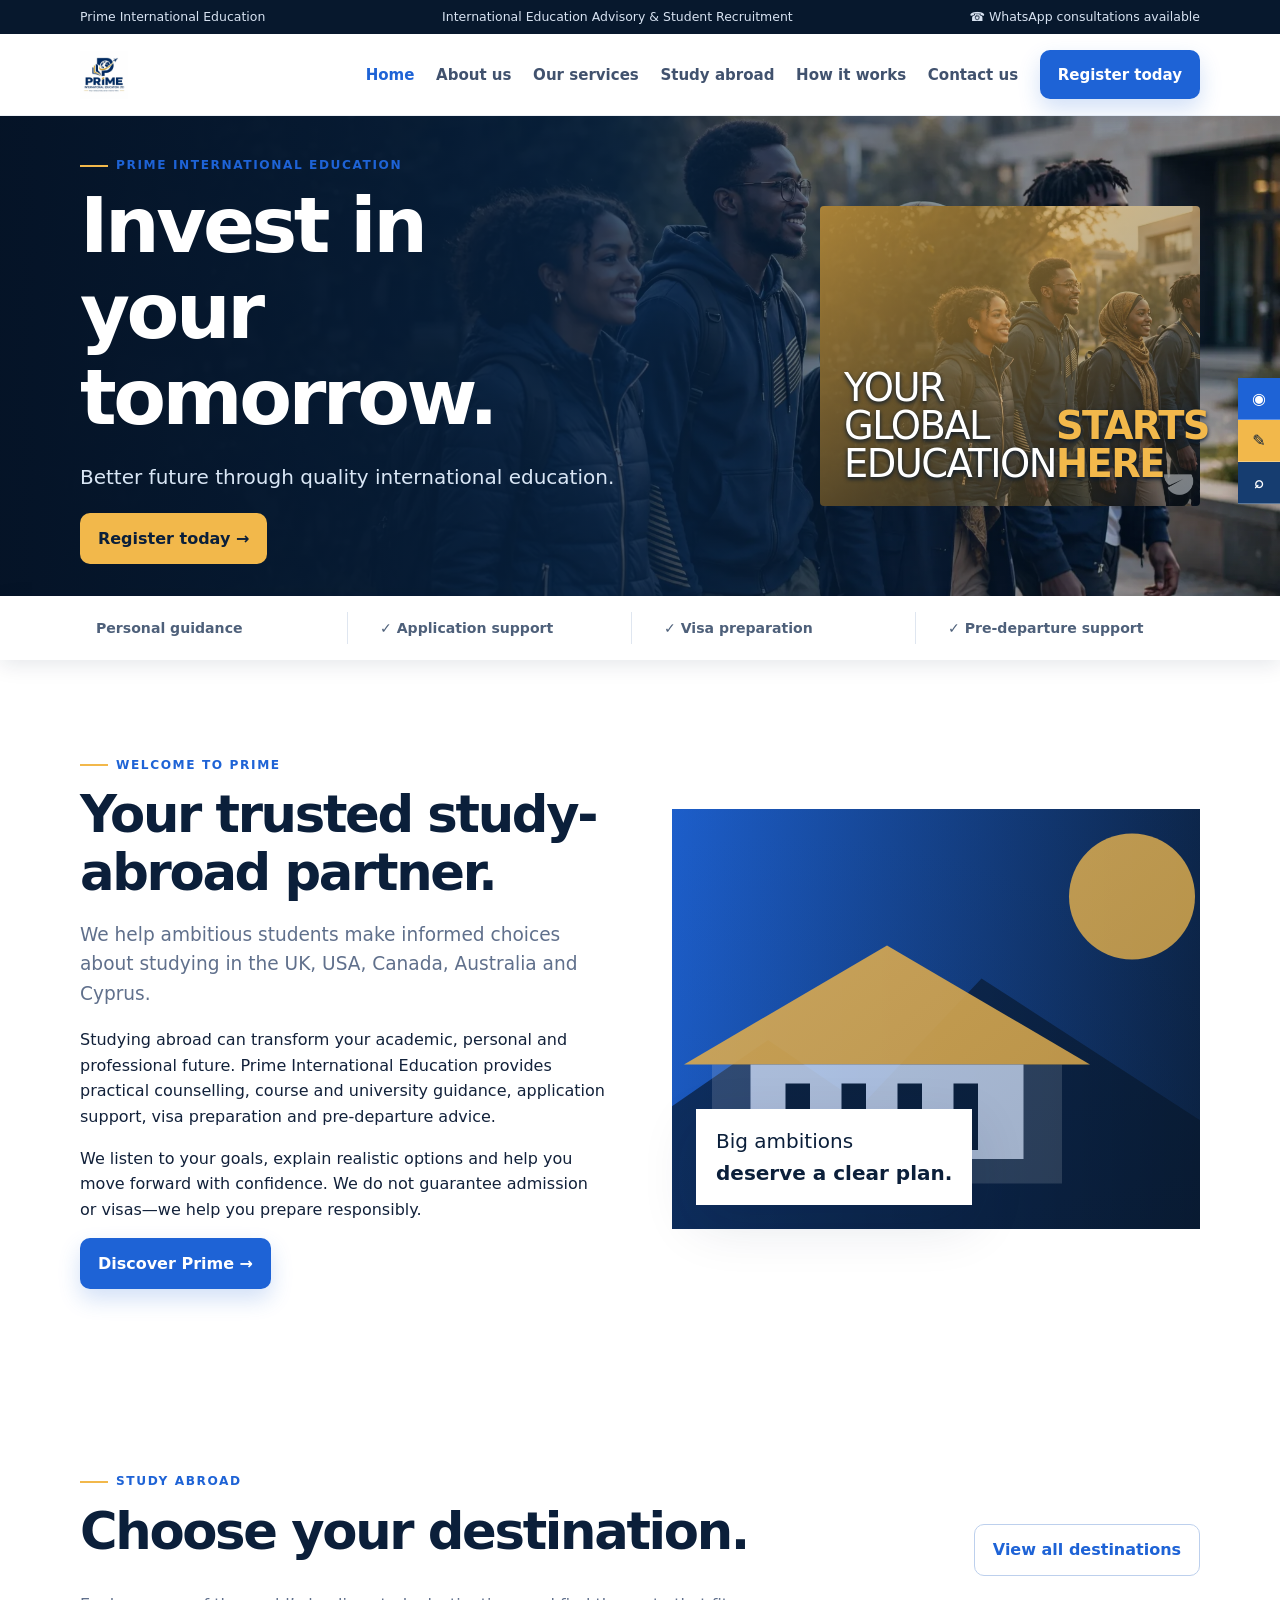
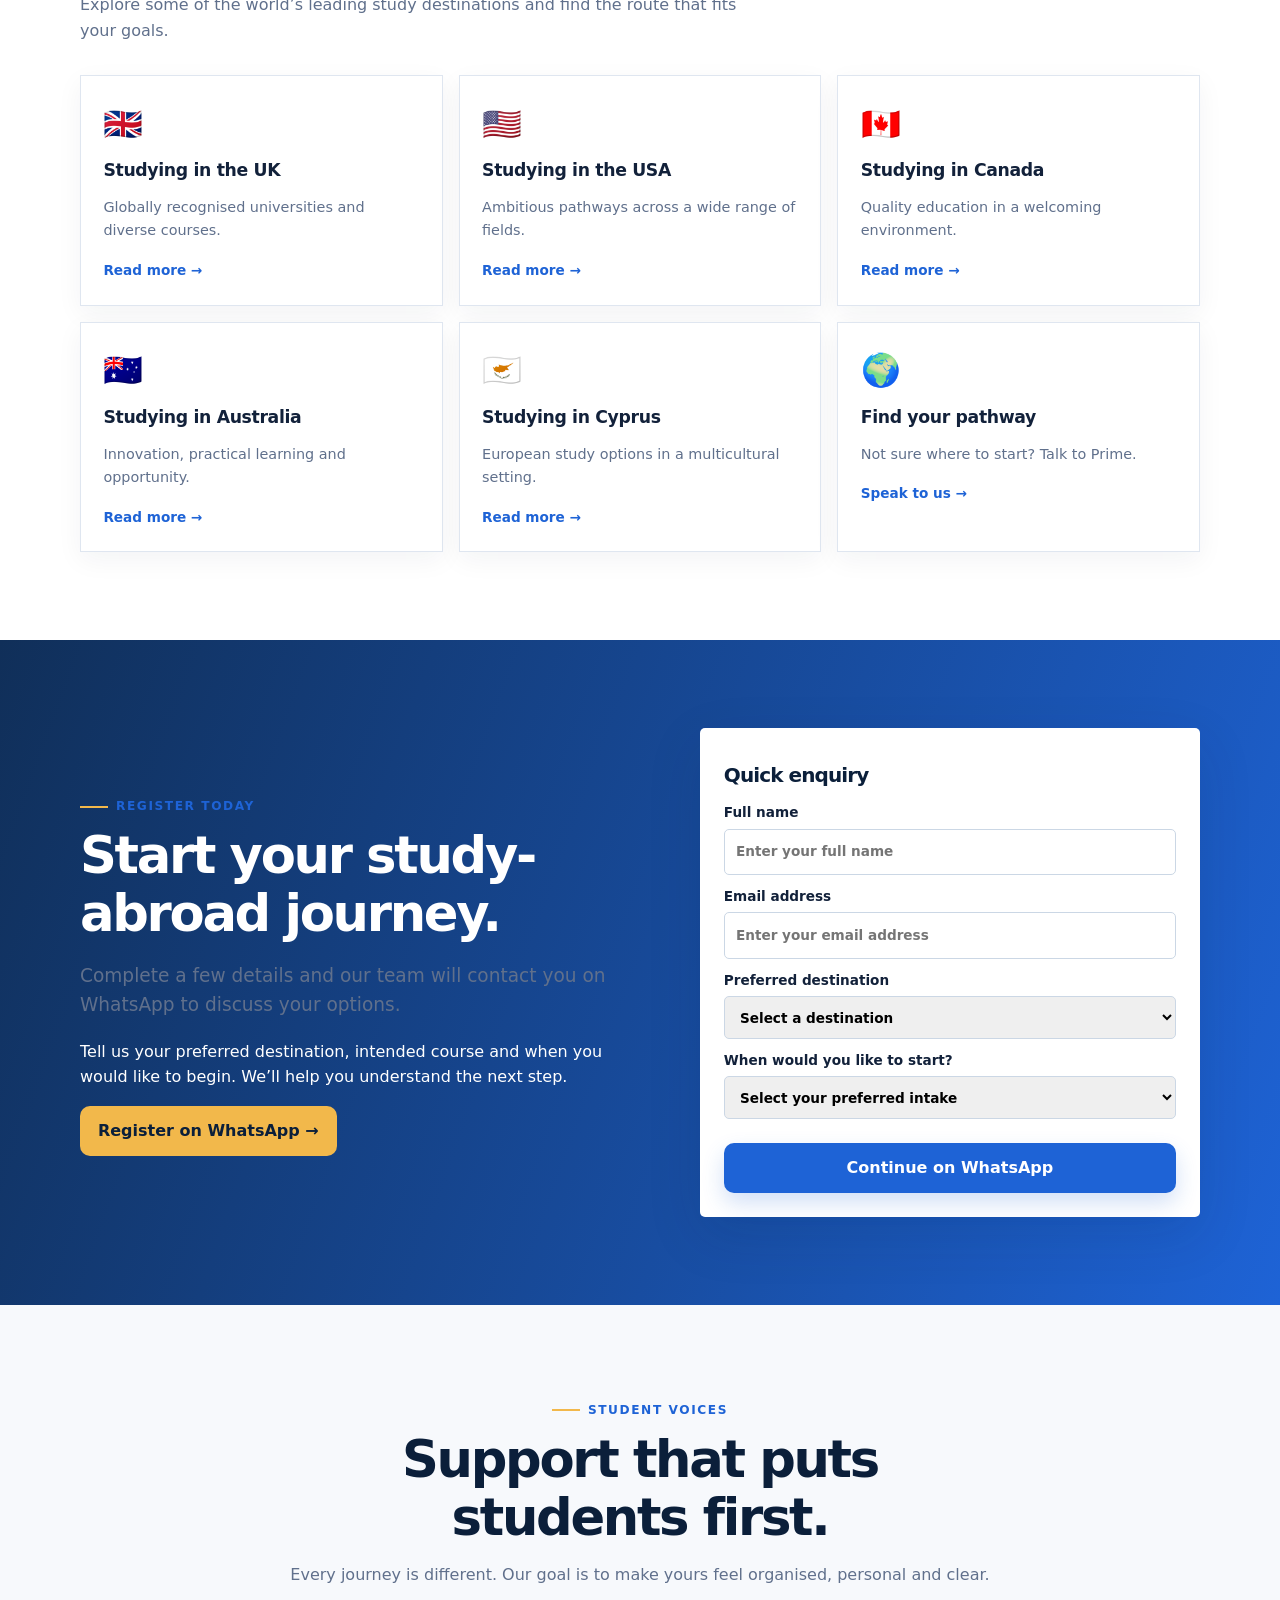
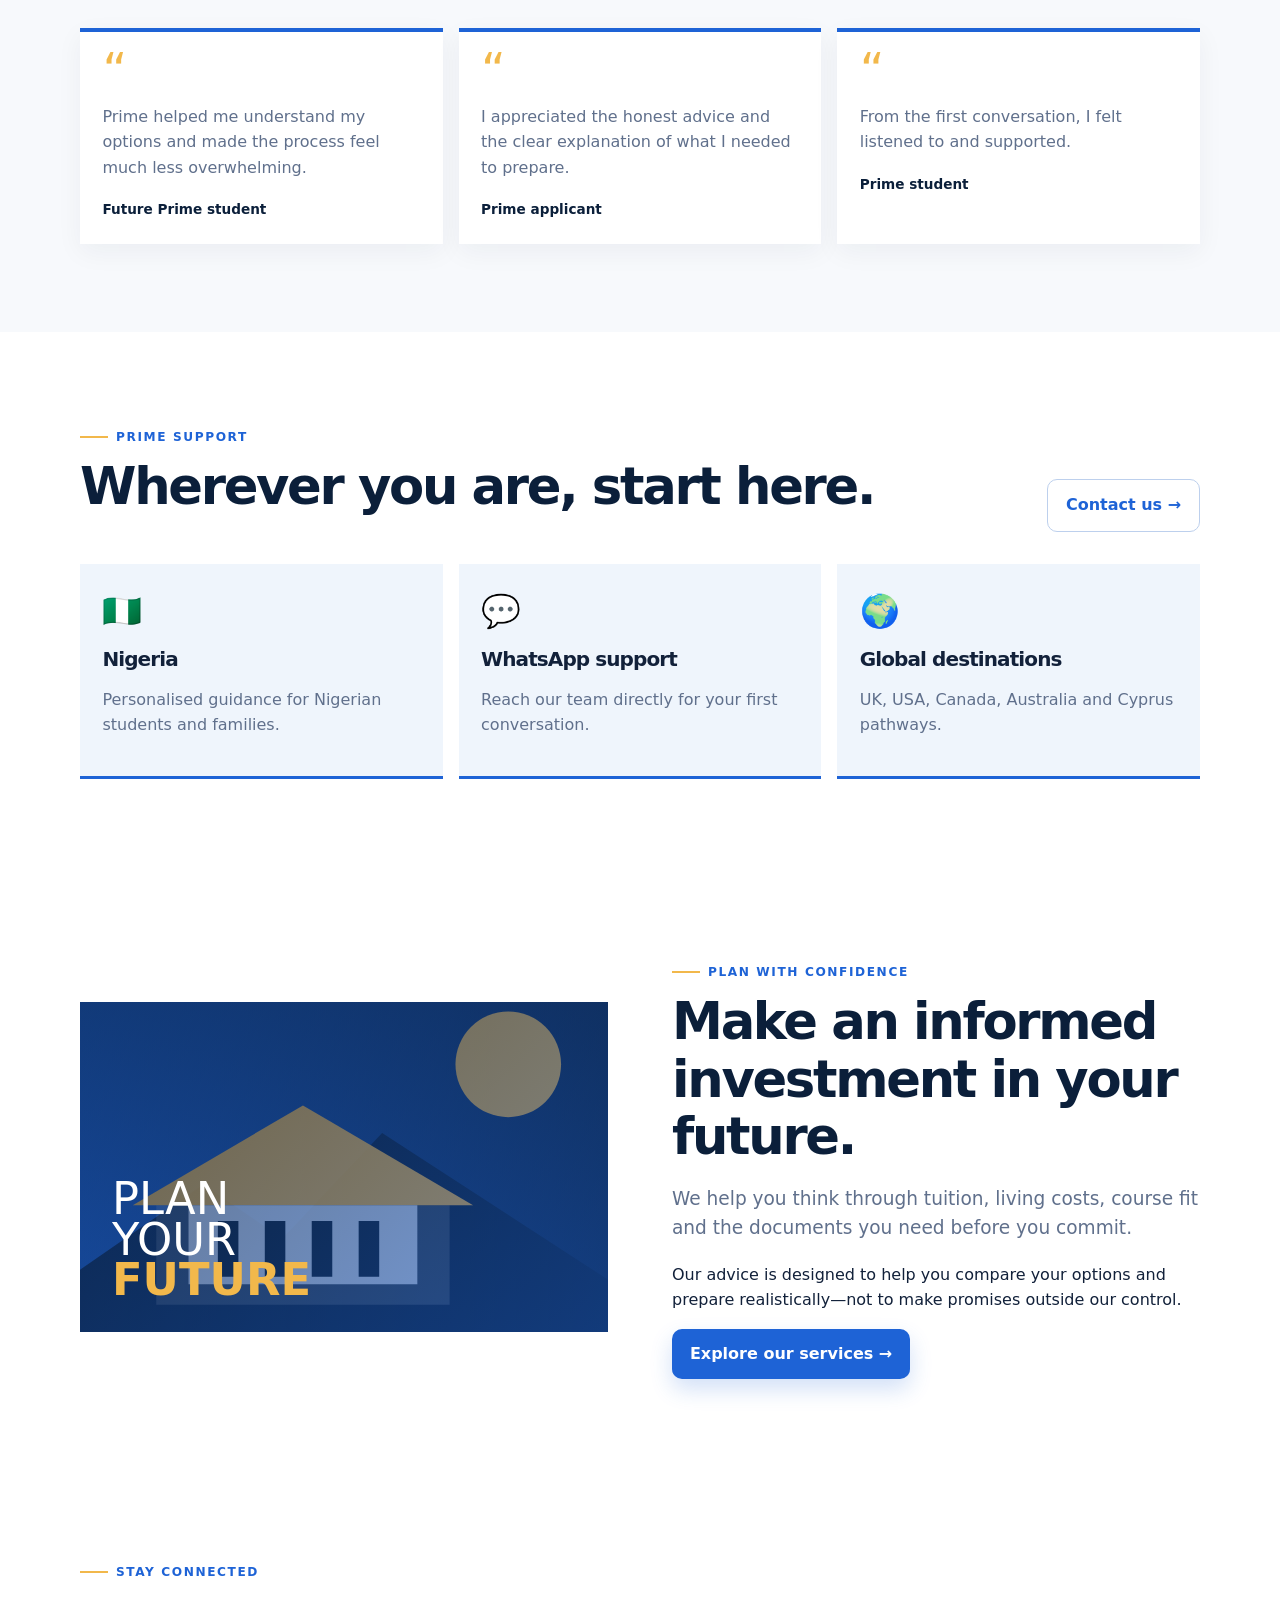
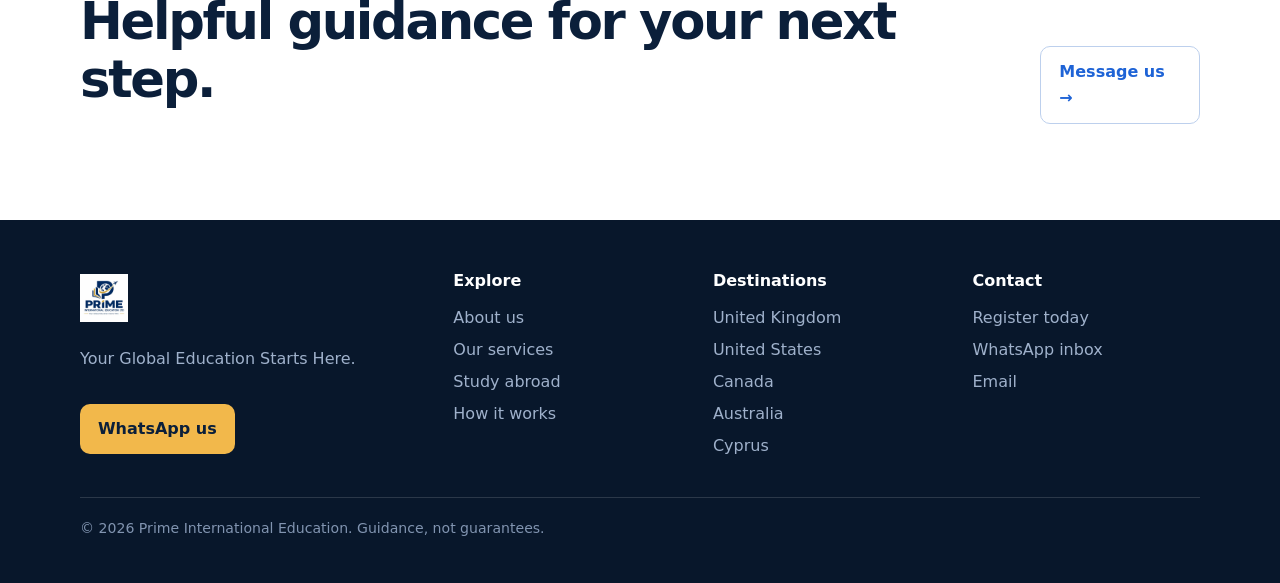
<file: index.html>
<!doctype html><html lang="en"><head><meta charset="utf-8"><meta name="viewport" content="width=device-width,initial-scale=1"><title>Prime International Education | Your Global Education Starts Here</title><meta name="description" content="Study abroad guidance and student recruitment for the UK, USA, Canada, Australia and Cyprus."><link rel="stylesheet" href="styles.css"></head><body>
<div class="site-top"><div class="container"><span>Prime International Education</span><span>International Education Advisory & Student Recruitment</span><span>☎ WhatsApp consultations available</span></div></div>
<header class="nav"><div class="container nav-inner"><a class="brand" href="index.html"><img class="brand-logo" src="assets/prime-logo.jpg" alt="Prime International Education logo"></a><nav class="links"><a class="active" href="index.html">Home</a><a href="about.html">About us</a><a href="services.html">Our services</a><a href="destinations.html">Study abroad</a><a href="process.html">How it works</a><a href="contact.html">Contact us</a><a class="button" href="contact.html">Register today</a></nav></div></header>
<div class="quick-rail"><a href="https://wa.me/2347084493168" aria-label="WhatsApp">◉</a><a href="contact.html" aria-label="Register">✎</a><a href="destinations.html" aria-label="Destinations">⌕</a></div>
<main>
<section class="bc-hero"><div class="container bc-hero-inner"><div><span class="eyebrow">Prime International Education</span><h1>Invest in your tomorrow.</h1><p>Better future through quality international education.</p><a class="button alt" href="contact.html">Register today →</a></div><div class="hero-portrait">YOUR GLOBAL<br>EDUCATION<br><b>STARTS HERE</b></div></div></section>
<section class="partner-strip"><div class="container partner-items"><span>Personal guidance</span><span>✓ Application support</span><span>✓ Visa preparation</span><span>✓ Pre-departure support</span></div></section>
<section class="section intro-section"><div class="container two-col-intro"><div><span class="eyebrow">Welcome to Prime</span><h2>Your trusted study-abroad partner.</h2><p class="lead">We help ambitious students make informed choices about studying in the UK, USA, Canada, Australia and Cyprus.</p><p>Studying abroad can transform your academic, personal and professional future. Prime International Education provides practical counselling, course and university guidance, application support, visa preparation and pre-departure advice.</p><p>We listen to your goals, explain realistic options and help you move forward with confidence. We do not guarantee admission or visas—we help you prepare responsibly.</p><a class="button" href="about.html">Discover Prime →</a></div><div class="intro-image"><div class="image-note">Big ambitions<br><b>deserve a clear plan.</b></div></div></div></section>
<section class="section destination-section"><div class="container"><div class="section-title-row"><div><span class="eyebrow">Study abroad</span><h2>Choose your destination.</h2></div><a class="button ghost" href="destinations.html">View all destinations</a></div><p class="section-copy">Explore some of the world’s leading study destinations and find the route that fits your goals.</p><div class="six-cards"><a href="destinations.html#uk"><span>🇬🇧</span><h3>Studying in the UK</h3><p>Globally recognised universities and diverse courses.</p><b>Read more →</b></a><a href="destinations.html#usa"><span>🇺🇸</span><h3>Studying in the USA</h3><p>Ambitious pathways across a wide range of fields.</p><b>Read more →</b></a><a href="destinations.html#canada"><span>🇨🇦</span><h3>Studying in Canada</h3><p>Quality education in a welcoming environment.</p><b>Read more →</b></a><a href="destinations.html#australia"><span>🇦🇺</span><h3>Studying in Australia</h3><p>Innovation, practical learning and opportunity.</p><b>Read more →</b></a><a href="destinations.html#cyprus"><span>🇨🇾</span><h3>Studying in Cyprus</h3><p>European study options in a multicultural setting.</p><b>Read more →</b></a><a href="destinations.html"><span>🌍</span><h3>Find your pathway</h3><p>Not sure where to start? Talk to Prime.</p><b>Speak to us →</b></a></div></div></section>
<section class="section register-section"><div class="container register-layout"><div><span class="eyebrow">Register today</span><h2>Start your study-abroad journey.</h2><p class="lead">Complete a few details and our team will contact you on WhatsApp to discuss your options.</p><p>Tell us your preferred destination, intended course and when you would like to begin. We’ll help you understand the next step.</p><a class="button alt" href="https://wa.me/2347084493168?text=Hello%20Prime%20International%20Education%2C%20I%20would%20like%20to%20register%20for%20study%20abroad%20guidance.">Register on WhatsApp →</a></div><div class="register-card"><h3>Quick enquiry</h3><label>Full name<input placeholder="Enter your full name"></label><label>Email address<input placeholder="Enter your email address"></label><label>Preferred destination<select><option>Select a destination</option><option>United Kingdom</option><option>United States</option><option>Canada</option><option>Australia</option><option>Cyprus</option></select></label><label>When would you like to start?<select><option>Select your preferred intake</option><option>Next available intake</option><option>Within one year</option><option>Not sure yet</option></select></label><a class="button" href="https://wa.me/2347084493168?text=Hello%20Prime%20International%20Education%2C%20I%20have%20completed%20the%20quick%20enquiry%20and%20would%20like%20to%20discuss%20my%20options.">Continue on WhatsApp</a></div></div></section>
<section class="section testimonials"><div class="container"><div class="section-head center"><span class="eyebrow">Student voices</span><h2>Support that puts students first.</h2><p>Every journey is different. Our goal is to make yours feel organised, personal and clear.</p></div><div class="testimonial-grid"><article><div class="quote-mark">“</div><p>Prime helped me understand my options and made the process feel much less overwhelming.</p><strong>Future Prime student</strong></article><article><div class="quote-mark">“</div><p>I appreciated the honest advice and the clear explanation of what I needed to prepare.</p><strong>Prime applicant</strong></article><article><div class="quote-mark">“</div><p>From the first conversation, I felt listened to and supported.</p><strong>Prime student</strong></article></div></div></section>
<section class="section offices-section"><div class="container"><div class="section-title-row"><div><span class="eyebrow">Prime support</span><h2>Wherever you are, start here.</h2></div><a class="button ghost" href="contact.html">Contact us →</a></div><div class="office-grid"><div><span>🇳🇬</span><h3>Nigeria</h3><p>Personalised guidance for Nigerian students and families.</p></div><div><span>💬</span><h3>WhatsApp support</h3><p>Reach our team directly for your first conversation.</p></div><div><span>🌍</span><h3>Global destinations</h3><p>UK, USA, Canada, Australia and Cyprus pathways.</p></div></div></div></section>
<section class="section scholarship-section"><div class="container two-col-intro"><div class="scholarship-image"><span>PLAN<br>YOUR<br><b>FUTURE</b></span></div><div><span class="eyebrow">Plan with confidence</span><h2>Make an informed investment in your future.</h2><p class="lead">We help you think through tuition, living costs, course fit and the documents you need before you commit.</p><p>Our advice is designed to help you compare your options and prepare realistically—not to make promises outside our control.</p><a class="button" href="services.html">Explore our services →</a></div></div></section>
<section class="section news-section"><div class="container section-title-row"><div><span class="eyebrow">Stay connected</span><h2>Helpful guidance for your next step.</h2></div><a class="button ghost" href="https://wa.me/2347084493168">Message us →</a></div></section>
</main><footer><div class="container footer-grid"><div><a class="brand" href="index.html"><img class="brand-logo" src="assets/prime-logo.jpg" alt="Prime International Education logo"></a><p>Your Global Education Starts Here.</p><a class="button alt" href="https://wa.me/2347084493168">WhatsApp us</a></div><div><strong>Explore</strong><a href="about.html">About us</a><a href="services.html">Our services</a><a href="destinations.html">Study abroad</a><a href="process.html">How it works</a></div><div><strong>Destinations</strong><a href="destinations.html#uk">United Kingdom</a><a href="destinations.html#usa">United States</a><a href="destinations.html#canada">Canada</a><a href="destinations.html#australia">Australia</a><a href="destinations.html#cyprus">Cyprus</a></div><div><strong>Contact</strong><a href="contact.html">Register today</a><a href="https://wa.me/2347084493168">WhatsApp inbox</a><a href="mailto:abdullahgz440@gmail.com">Email</a></div></div><div class="container copyright">© 2026 Prime International Education. Guidance, not guarantees.</div></footer></body></html>
</file>
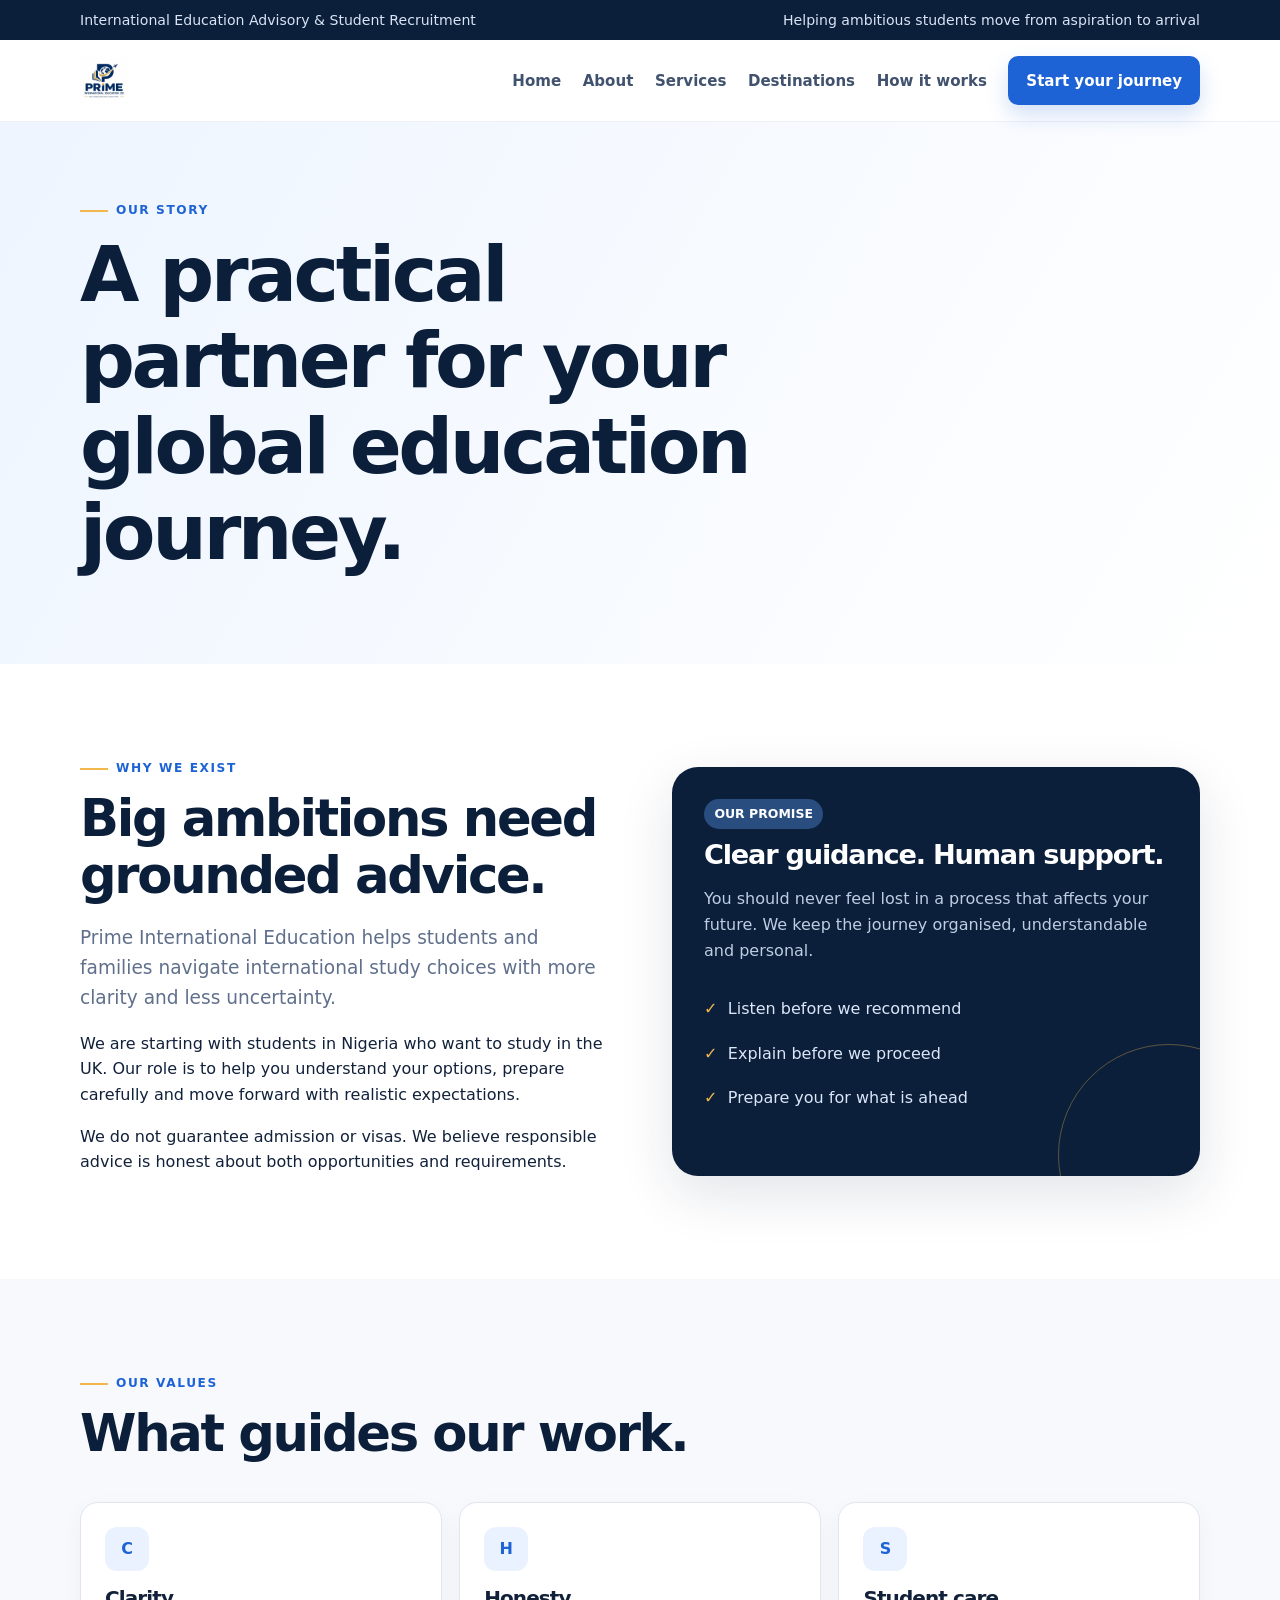
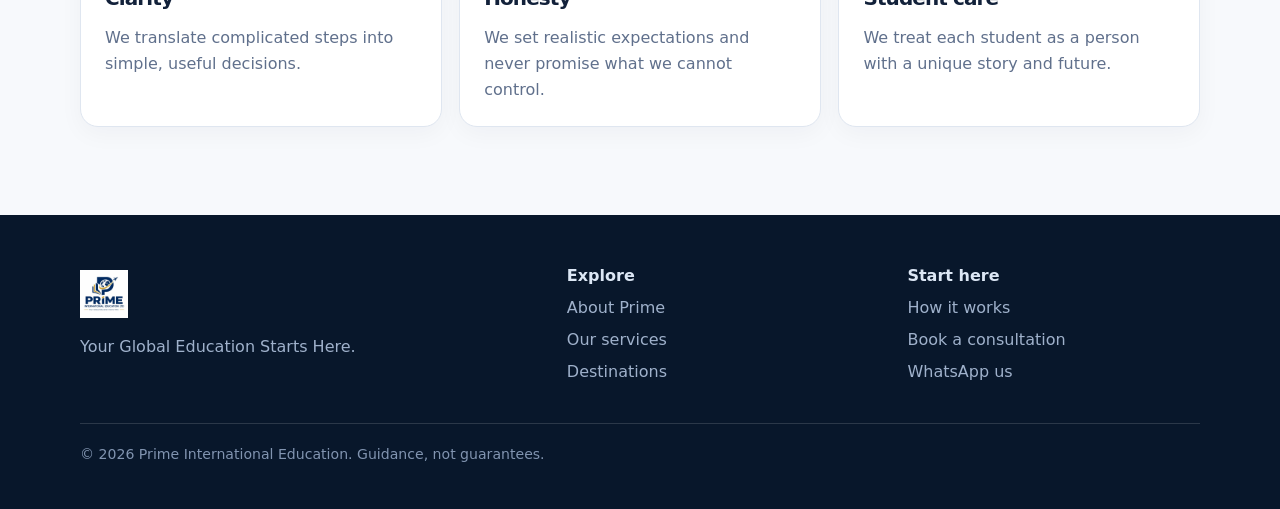
<file: about.html>
<!doctype html><html lang="en"><head><meta charset="utf-8"><meta name="viewport" content="width=device-width,initial-scale=1"><title>About | Prime International Education</title><meta name="description" content="Prime International Education — Your Global Education Starts Here."><link rel="stylesheet" href="styles.css"></head><body><div class="topbar"><div class="container"><span>International Education Advisory & Student Recruitment</span><span>Helping ambitious students move from aspiration to arrival</span></div></div><header class="nav"><div class="container nav-inner"><a class="brand" href="index.html"><img class="brand-logo" src="assets/prime-logo.jpg" alt="Prime International Education logo"></a><nav class="links"><a href="index.html">Home</a><a href="about.html">About</a><a href="services.html">Services</a><a href="destinations.html">Destinations</a><a href="process.html">How it works</a><a class="button" href="contact.html">Start your journey</a></nav></div></header><main><section class="page-hero"><div class="container"><span class="eyebrow">Our story</span><h1>A practical partner for your global education journey.</h1></div></section><section class="section"><div class="container split"><div><span class="eyebrow">Why we exist</span><h2>Big ambitions need grounded advice.</h2><p class="lead">Prime International Education helps students and families navigate international study choices with more clarity and less uncertainty.</p><p>We are starting with students in Nigeria who want to study in the UK. Our role is to help you understand your options, prepare carefully and move forward with realistic expectations.</p><p>We do not guarantee admission or visas. We believe responsible advice is honest about both opportunities and requirements.</p></div><div class="hero-card"><span class="tag" style="background:#294d7f;color:#fff">OUR PROMISE</span><h3>Clear guidance. Human support.</h3><p style="color:#bdcde2">You should never feel lost in a process that affects your future. We keep the journey organised, understandable and personal.</p><ul class="checklist"><li><span class="check">✓</span> Listen before we recommend</li><li><span class="check">✓</span> Explain before we proceed</li><li><span class="check">✓</span> Prepare you for what is ahead</li></ul></div></div></section><section class="section soft"><div class="container"><div class="section-head"><span class="eyebrow">Our values</span><h2>What guides our work.</h2></div><div class="grid-3"><article class="card"><div class="icon">C</div><h3>Clarity</h3><p>We translate complicated steps into simple, useful decisions.</p></article><article class="card"><div class="icon">H</div><h3>Honesty</h3><p>We set realistic expectations and never promise what we cannot control.</p></article><article class="card"><div class="icon">S</div><h3>Student care</h3><p>We treat each student as a person with a unique story and future.</p></article></div></div></section></main><footer><div class="container"><div class="grid"><div><a class="brand" href="index.html"><img class="brand-logo" src="assets/prime-logo.jpg" alt="Prime International Education logo"></a><p>Your Global Education Starts Here.</p></div><div><strong>Explore</strong><a href="about.html">About Prime</a><a href="services.html">Our services</a><a href="destinations.html">Destinations</a></div><div><strong>Start here</strong><a href="process.html">How it works</a><a href="contact.html">Book a consultation</a><a href="https://wa.me/2347084493168?text=Hello%20Prime%20International%20Education%2C%20I%20would%20like%20to%20discuss%20studying%20abroad.">WhatsApp us</a></div></div><div class="copyright">© 2026 Prime International Education. Guidance, not guarantees.</div></div></footer></body></html>
</file>
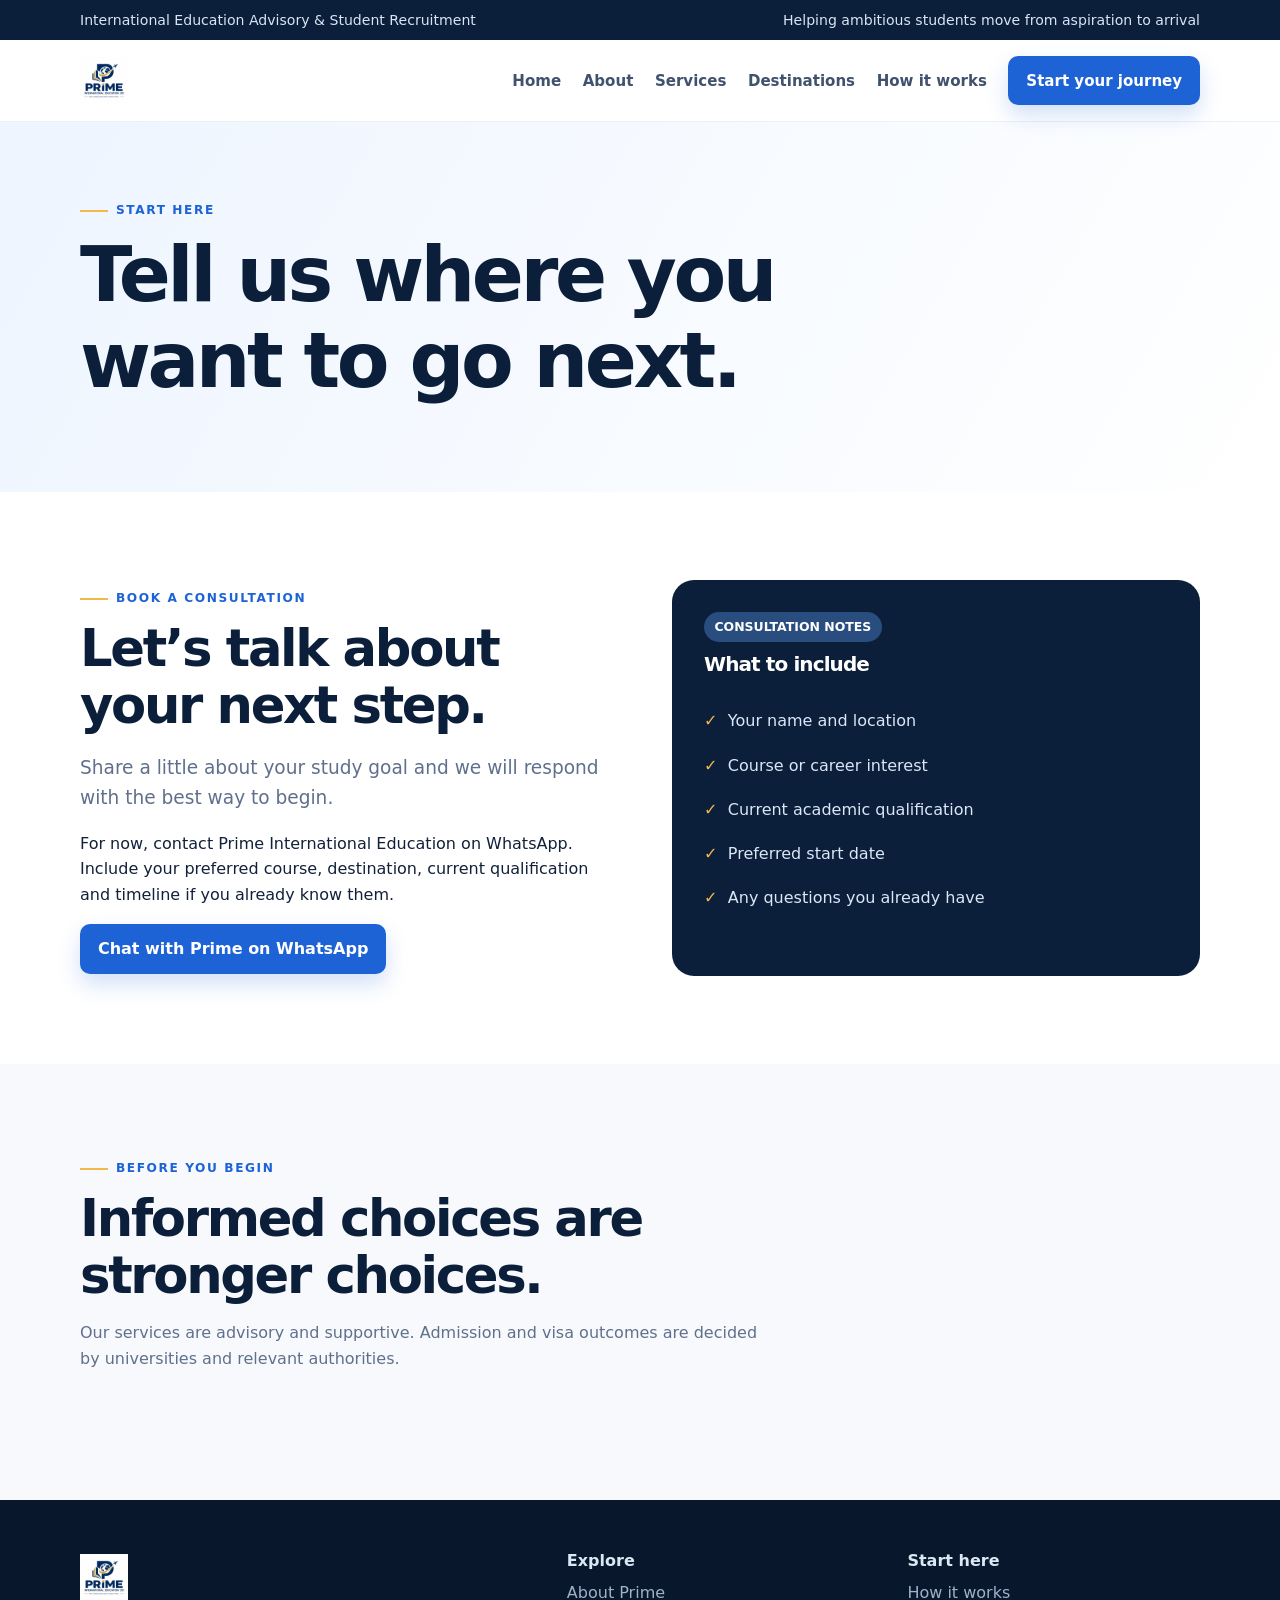
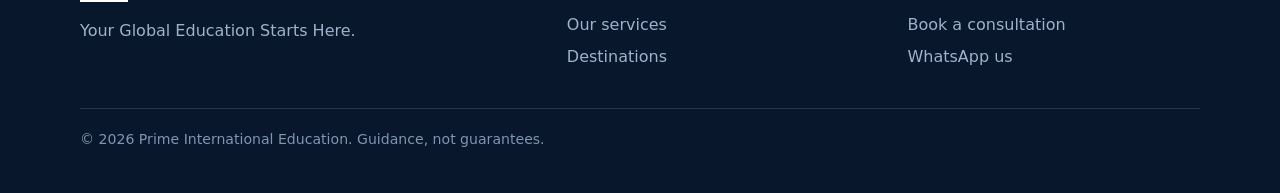
<file: contact.html>
<!doctype html><html lang="en"><head><meta charset="utf-8"><meta name="viewport" content="width=device-width,initial-scale=1"><title>Contact | Prime International Education</title><meta name="description" content="Prime International Education — Your Global Education Starts Here."><link rel="stylesheet" href="styles.css"></head><body><div class="topbar"><div class="container"><span>International Education Advisory & Student Recruitment</span><span>Helping ambitious students move from aspiration to arrival</span></div></div><header class="nav"><div class="container nav-inner"><a class="brand" href="index.html"><img class="brand-logo" src="assets/prime-logo.jpg" alt="Prime International Education logo"></a><nav class="links"><a href="index.html">Home</a><a href="about.html">About</a><a href="services.html">Services</a><a href="destinations.html">Destinations</a><a href="process.html">How it works</a><a class="button" href="contact.html">Start your journey</a></nav></div></header><main><section class="page-hero"><div class="container"><span class="eyebrow">Start here</span><h1>Tell us where you want to go next.</h1></div></section><section class="section"><div class="container split"><div><span class="eyebrow">Book a consultation</span><h2>Let’s talk about your next step.</h2><p class="lead">Share a little about your study goal and we will respond with the best way to begin.</p><p>For now, contact Prime International Education on WhatsApp. Include your preferred course, destination, current qualification and timeline if you already know them.</p><a class="button" href="https://wa.me/2347084493168?text=Hello%20Prime%20International%20Education%2C%20I%20would%20like%20to%20discuss%20studying%20abroad.">Chat with Prime on WhatsApp</a></div><div class="contact-box"><span class="tag" style="background:#294d7f;color:#fff">CONSULTATION NOTES</span><h3>What to include</h3><ul class="checklist"><li><span class="check">✓</span> Your name and location</li><li><span class="check">✓</span> Course or career interest</li><li><span class="check">✓</span> Current academic qualification</li><li><span class="check">✓</span> Preferred start date</li><li><span class="check">✓</span> Any questions you already have</li></ul></div></div></section><section class="section soft"><div class="container"><div class="section-head"><span class="eyebrow">Before you begin</span><h2>Informed choices are stronger choices.</h2><p>Our services are advisory and supportive. Admission and visa outcomes are decided by universities and relevant authorities.</p></div></div></section></main><footer><div class="container"><div class="grid"><div><a class="brand" href="index.html"><img class="brand-logo" src="assets/prime-logo.jpg" alt="Prime International Education logo"></a><p>Your Global Education Starts Here.</p></div><div><strong>Explore</strong><a href="about.html">About Prime</a><a href="services.html">Our services</a><a href="destinations.html">Destinations</a></div><div><strong>Start here</strong><a href="process.html">How it works</a><a href="contact.html">Book a consultation</a><a href="https://wa.me/2347084493168?text=Hello%20Prime%20International%20Education%2C%20I%20would%20like%20to%20discuss%20studying%20abroad.">WhatsApp us</a></div></div><div class="copyright">© 2026 Prime International Education. Guidance, not guarantees.</div></div></footer></body></html>
</file>
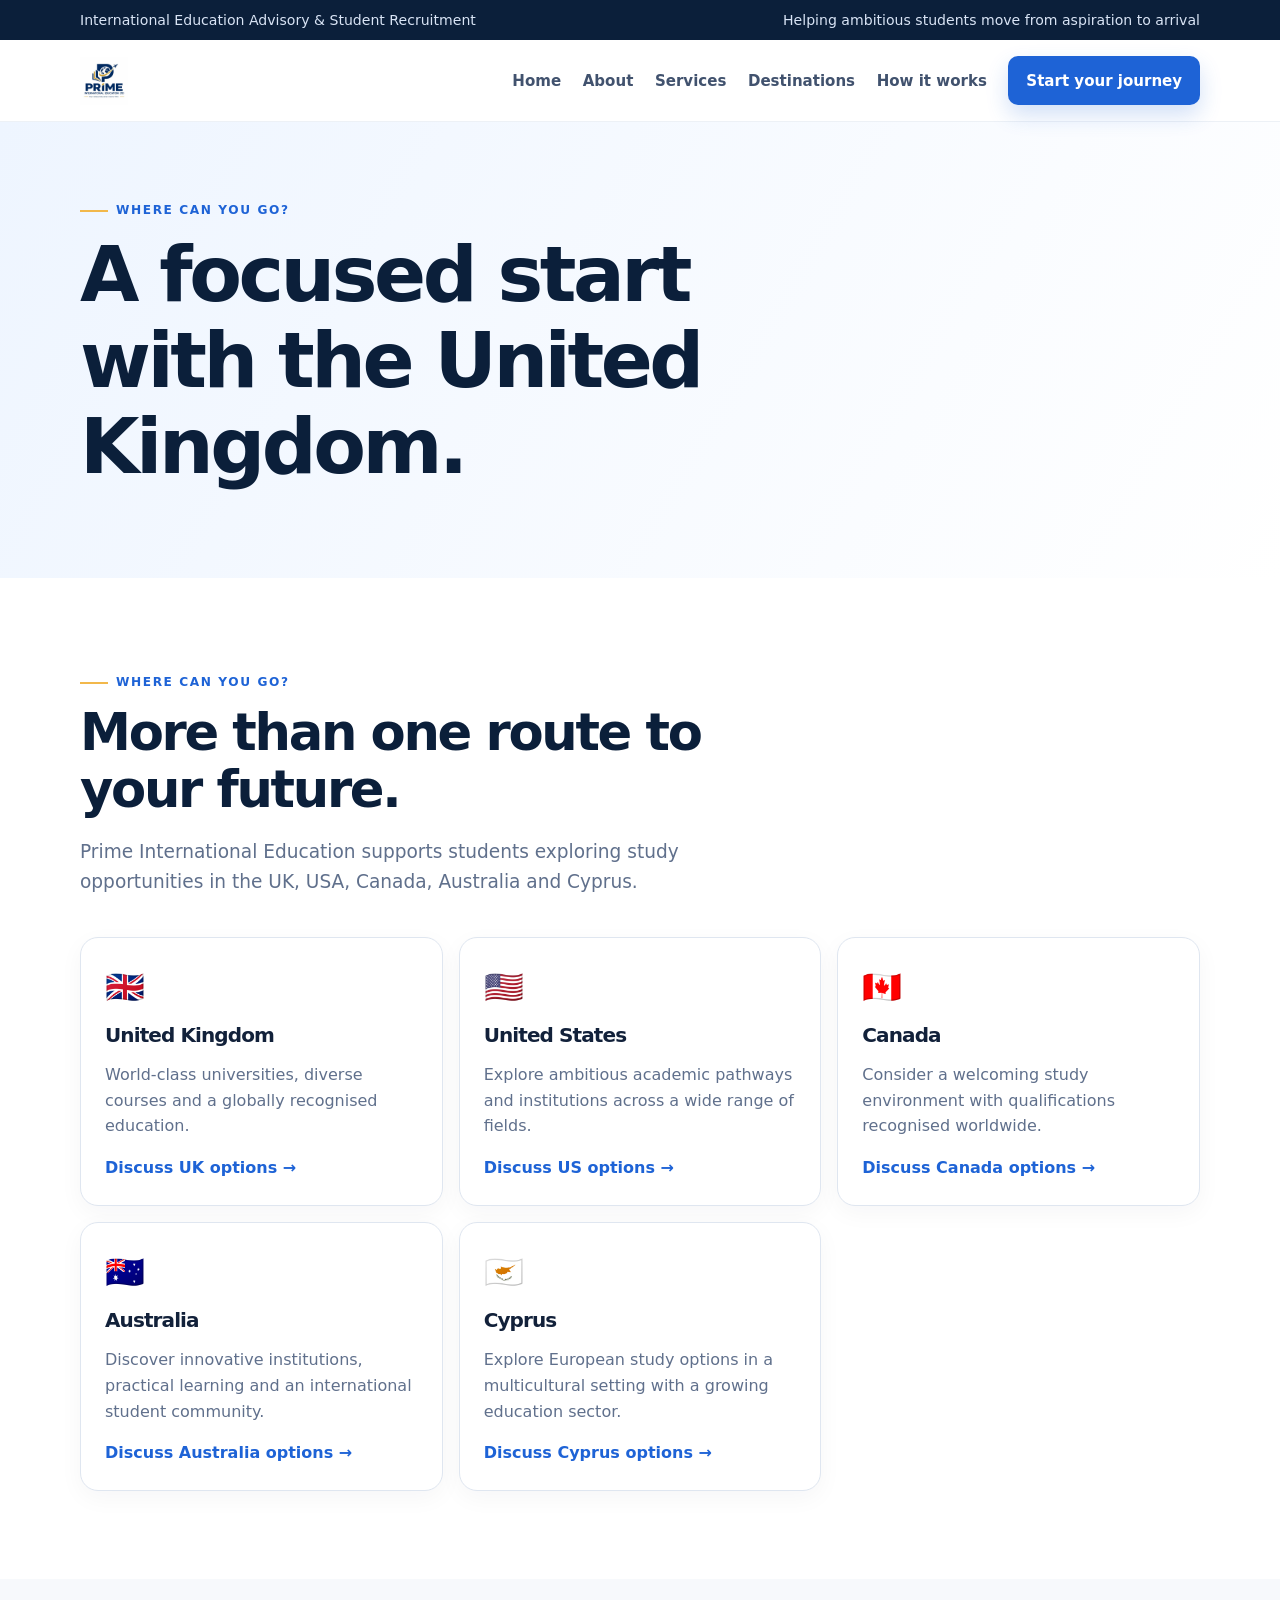
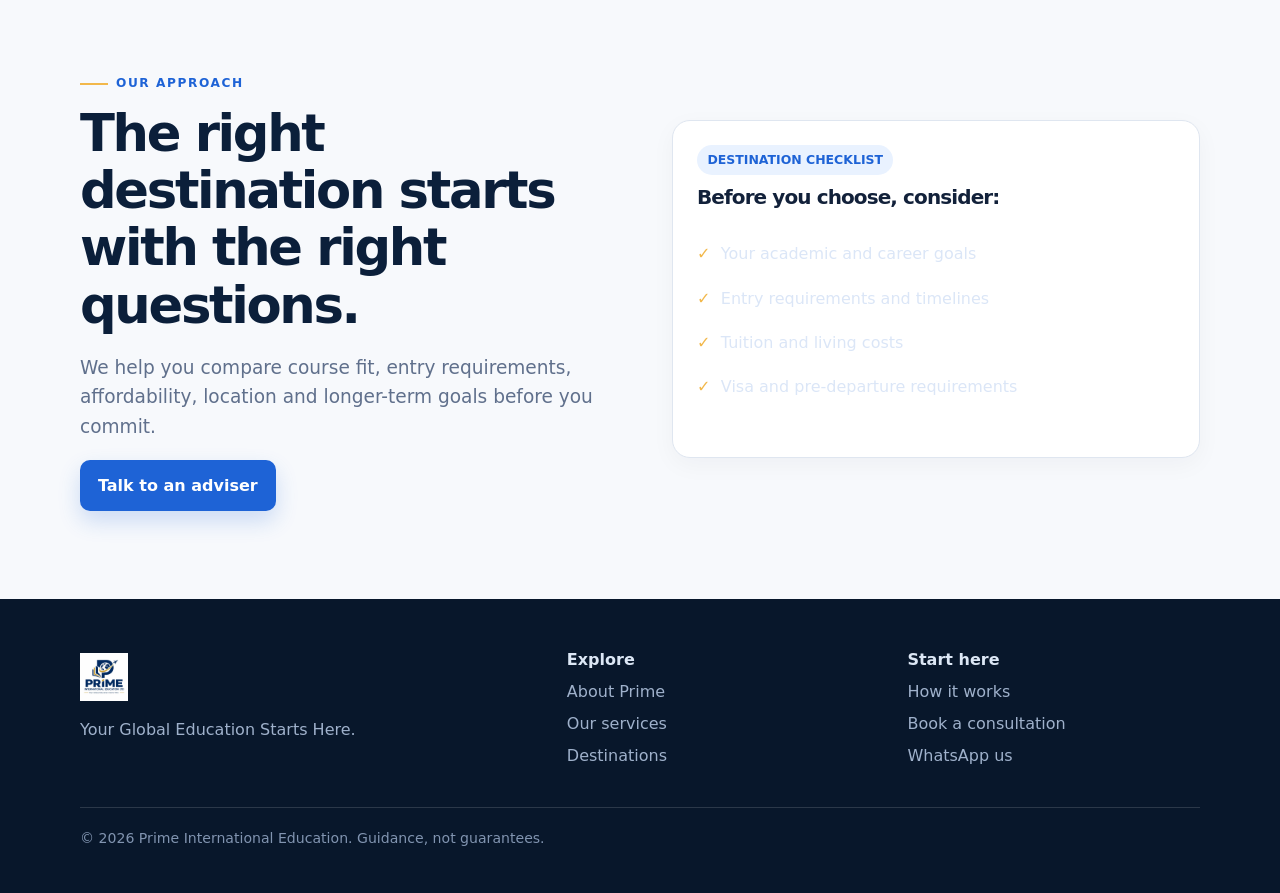
<file: destinations.html>
<!doctype html><html lang="en"><head><meta charset="utf-8"><meta name="viewport" content="width=device-width,initial-scale=1"><title>Destinations | Prime International Education</title><meta name="description" content="Prime International Education — Your Global Education Starts Here."><link rel="stylesheet" href="styles.css"></head><body><div class="topbar"><div class="container"><span>International Education Advisory & Student Recruitment</span><span>Helping ambitious students move from aspiration to arrival</span></div></div><header class="nav"><div class="container nav-inner"><a class="brand" href="index.html"><img class="brand-logo" src="assets/prime-logo.jpg" alt="Prime International Education logo"></a><nav class="links"><a href="index.html">Home</a><a href="about.html">About</a><a href="services.html">Services</a><a href="destinations.html">Destinations</a><a href="process.html">How it works</a><a class="button" href="contact.html">Start your journey</a></nav></div></header><main><section class="page-hero"><div class="container"><span class="eyebrow">Where can you go?</span><h1>A focused start with the United Kingdom.</h1></div></section><section class="section"><div class="container"><div class="section-head"><span class="eyebrow">Where can you go?</span><h2>More than one route to your future.</h2><p class="lead">Prime International Education supports students exploring study opportunities in the UK, USA, Canada, Australia and Cyprus.</p></div><div class="destination-detail-grid"><article id="uk" class="card destination-detail"><span>🇬🇧</span><h3>United Kingdom</h3><p>World-class universities, diverse courses and a globally recognised education.</p><a href="contact.html">Discuss UK options →</a></article><article id="usa" class="card destination-detail"><span>🇺🇸</span><h3>United States</h3><p>Explore ambitious academic pathways and institutions across a wide range of fields.</p><a href="contact.html">Discuss US options →</a></article><article id="canada" class="card destination-detail"><span>🇨🇦</span><h3>Canada</h3><p>Consider a welcoming study environment with qualifications recognised worldwide.</p><a href="contact.html">Discuss Canada options →</a></article><article id="australia" class="card destination-detail"><span>🇦🇺</span><h3>Australia</h3><p>Discover innovative institutions, practical learning and an international student community.</p><a href="contact.html">Discuss Australia options →</a></article><article id="cyprus" class="card destination-detail"><span>🇨🇾</span><h3>Cyprus</h3><p>Explore European study options in a multicultural setting with a growing education sector.</p><a href="contact.html">Discuss Cyprus options →</a></article></div></div></section><section class="section soft"><div class="container split"><div><span class="eyebrow">Our approach</span><h2>The right destination starts with the right questions.</h2><p class="lead">We help you compare course fit, entry requirements, affordability, location and longer-term goals before you commit.</p><a class="button" href="contact.html">Talk to an adviser</a></div><div class="card"><span class="tag">DESTINATION CHECKLIST</span><h3>Before you choose, consider:</h3><ul class="checklist" style="color:var(--ink)"><li><span class="check">✓</span> Your academic and career goals</li><li><span class="check">✓</span> Entry requirements and timelines</li><li><span class="check">✓</span> Tuition and living costs</li><li><span class="check">✓</span> Visa and pre-departure requirements</li></ul></div></div></section></main><footer><div class="container"><div class="grid"><div><a class="brand" href="index.html"><img class="brand-logo" src="assets/prime-logo.jpg" alt="Prime International Education logo"></a><p>Your Global Education Starts Here.</p></div><div><strong>Explore</strong><a href="about.html">About Prime</a><a href="services.html">Our services</a><a href="destinations.html">Destinations</a></div><div><strong>Start here</strong><a href="process.html">How it works</a><a href="contact.html">Book a consultation</a><a href="https://wa.me/2347084493168?text=Hello%20Prime%20International%20Education%2C%20I%20would%20like%20to%20discuss%20studying%20abroad.">WhatsApp us</a></div></div><div class="copyright">© 2026 Prime International Education. Guidance, not guarantees.</div></div></footer></body></html>
</file>
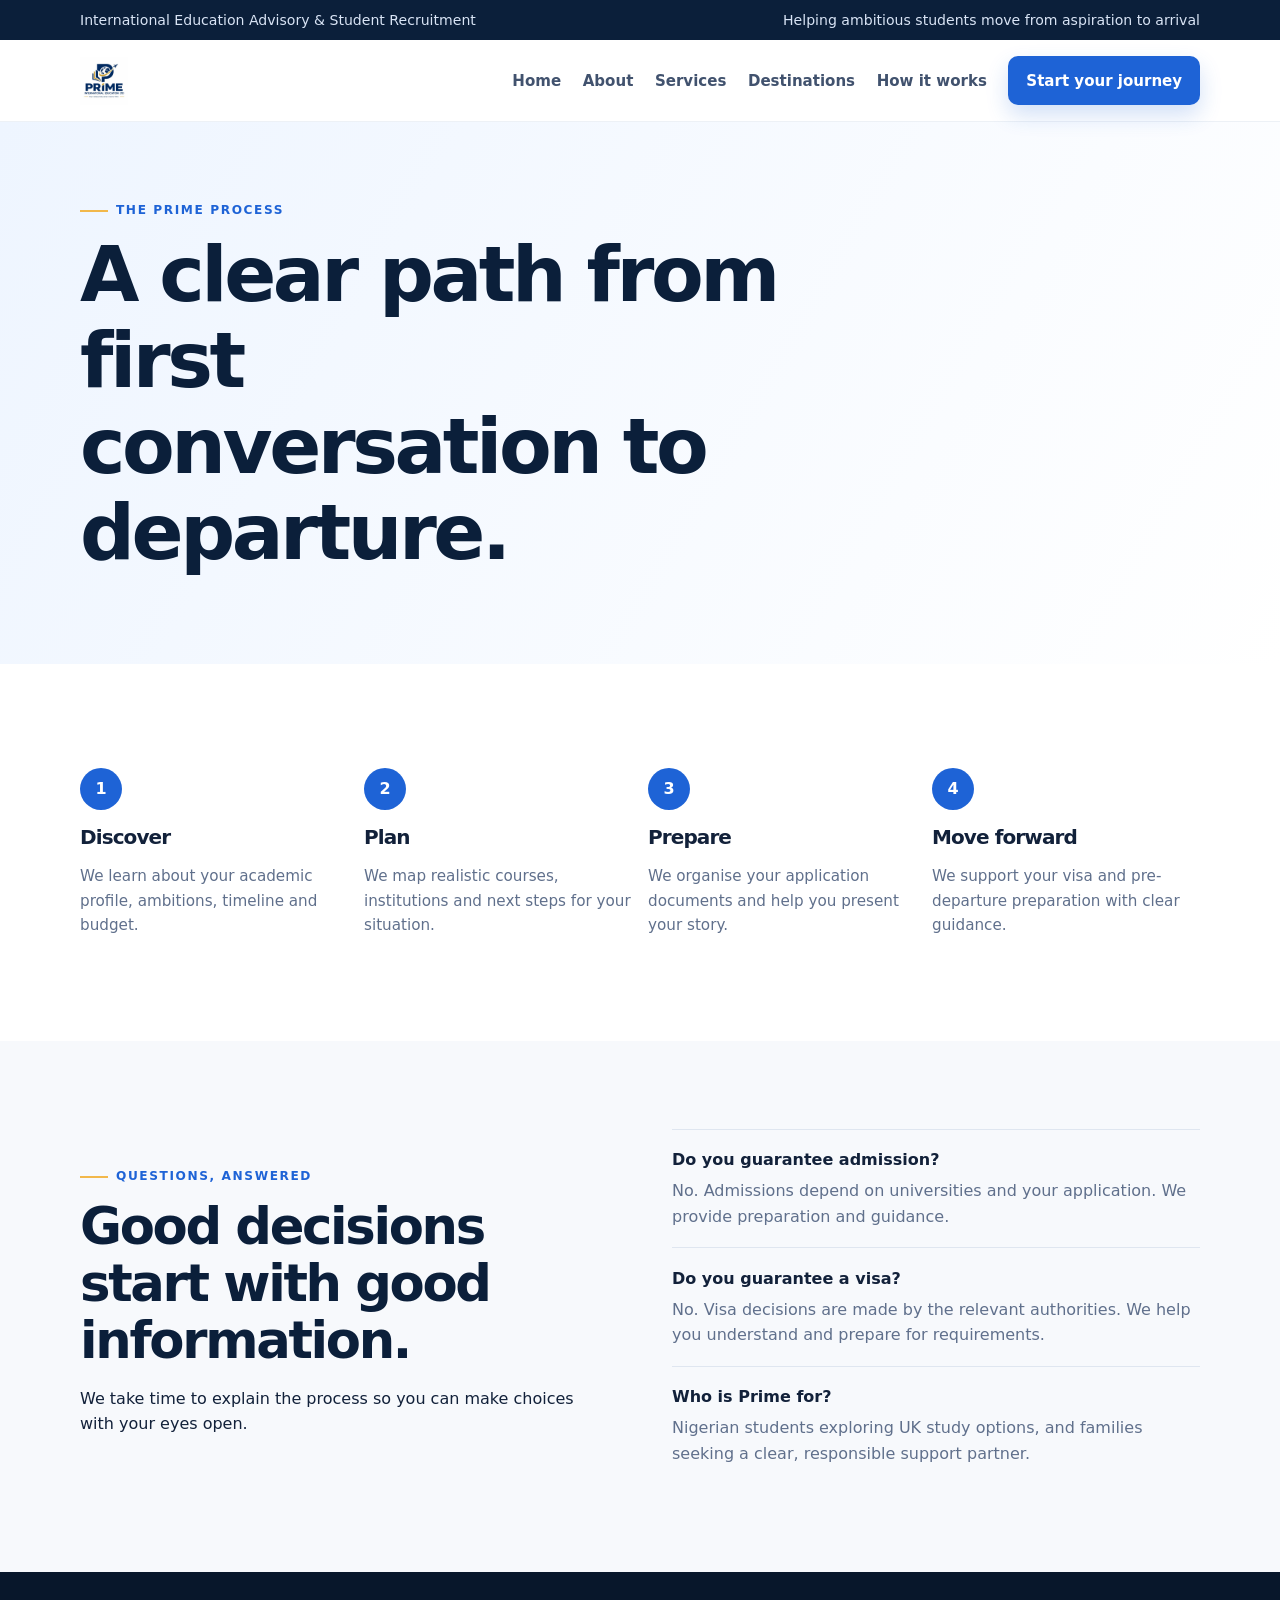
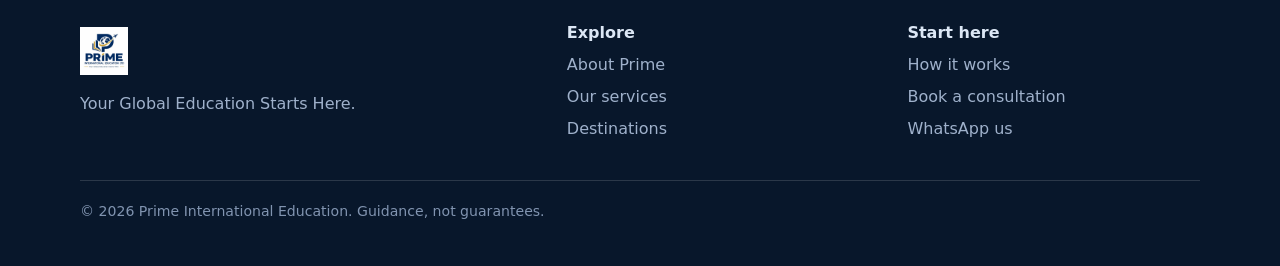
<file: process.html>
<!doctype html><html lang="en"><head><meta charset="utf-8"><meta name="viewport" content="width=device-width,initial-scale=1"><title>How it works | Prime International Education</title><meta name="description" content="Prime International Education — Your Global Education Starts Here."><link rel="stylesheet" href="styles.css"></head><body><div class="topbar"><div class="container"><span>International Education Advisory & Student Recruitment</span><span>Helping ambitious students move from aspiration to arrival</span></div></div><header class="nav"><div class="container nav-inner"><a class="brand" href="index.html"><img class="brand-logo" src="assets/prime-logo.jpg" alt="Prime International Education logo"></a><nav class="links"><a href="index.html">Home</a><a href="about.html">About</a><a href="services.html">Services</a><a href="destinations.html">Destinations</a><a href="process.html">How it works</a><a class="button" href="contact.html">Start your journey</a></nav></div></header><main><section class="page-hero"><div class="container"><span class="eyebrow">The Prime process</span><h1>A clear path from first conversation to departure.</h1></div></section><section class="section"><div class="container"><div class="steps"><div class="step"><b>1</b><h3>Discover</h3><p>We learn about your academic profile, ambitions, timeline and budget.</p></div><div class="step"><b>2</b><h3>Plan</h3><p>We map realistic courses, institutions and next steps for your situation.</p></div><div class="step"><b>3</b><h3>Prepare</h3><p>We organise your application documents and help you present your story.</p></div><div class="step"><b>4</b><h3>Move forward</h3><p>We support your visa and pre-departure preparation with clear guidance.</p></div></div></div></section><section class="section soft"><div class="container split"><div><span class="eyebrow">Questions, answered</span><h2>Good decisions start with good information.</h2><p>We take time to explain the process so you can make choices with your eyes open.</p></div><div><div class="faq"><strong>Do you guarantee admission?</strong><p>No. Admissions depend on universities and your application. We provide preparation and guidance.</p></div><div class="faq"><strong>Do you guarantee a visa?</strong><p>No. Visa decisions are made by the relevant authorities. We help you understand and prepare for requirements.</p></div><div class="faq"><strong>Who is Prime for?</strong><p>Nigerian students exploring UK study options, and families seeking a clear, responsible support partner.</p></div></div></div></section></main><footer><div class="container"><div class="grid"><div><a class="brand" href="index.html"><img class="brand-logo" src="assets/prime-logo.jpg" alt="Prime International Education logo"></a><p>Your Global Education Starts Here.</p></div><div><strong>Explore</strong><a href="about.html">About Prime</a><a href="services.html">Our services</a><a href="destinations.html">Destinations</a></div><div><strong>Start here</strong><a href="process.html">How it works</a><a href="contact.html">Book a consultation</a><a href="https://wa.me/2347084493168?text=Hello%20Prime%20International%20Education%2C%20I%20would%20like%20to%20discuss%20studying%20abroad.">WhatsApp us</a></div></div><div class="copyright">© 2026 Prime International Education. Guidance, not guarantees.</div></div></footer></body></html>
</file>
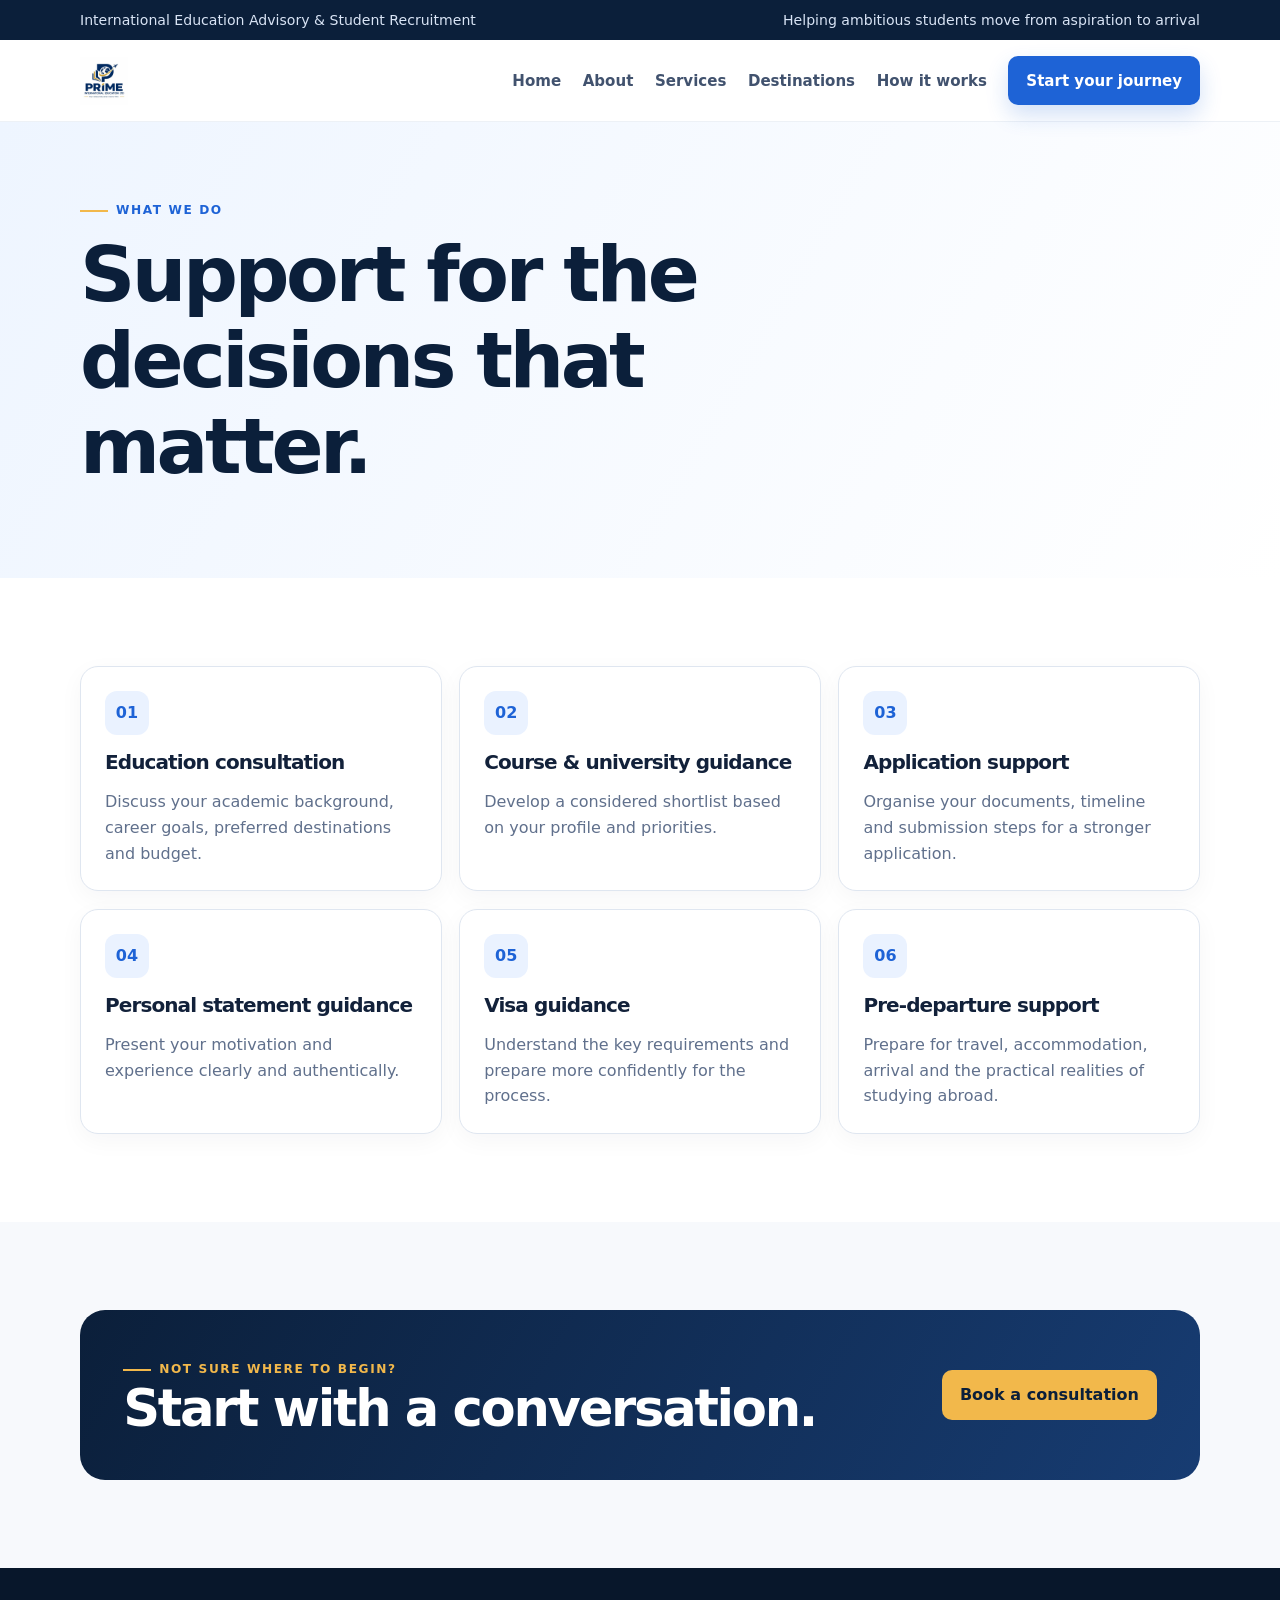
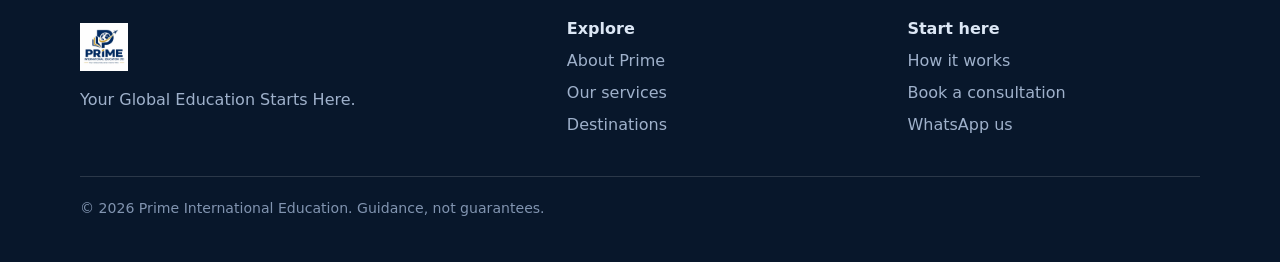
<file: services.html>
<!doctype html><html lang="en"><head><meta charset="utf-8"><meta name="viewport" content="width=device-width,initial-scale=1"><title>Services | Prime International Education</title><meta name="description" content="Prime International Education — Your Global Education Starts Here."><link rel="stylesheet" href="styles.css"></head><body><div class="topbar"><div class="container"><span>International Education Advisory & Student Recruitment</span><span>Helping ambitious students move from aspiration to arrival</span></div></div><header class="nav"><div class="container nav-inner"><a class="brand" href="index.html"><img class="brand-logo" src="assets/prime-logo.jpg" alt="Prime International Education logo"></a><nav class="links"><a href="index.html">Home</a><a href="about.html">About</a><a href="services.html">Services</a><a href="destinations.html">Destinations</a><a href="process.html">How it works</a><a class="button" href="contact.html">Start your journey</a></nav></div></header><main><section class="page-hero"><div class="container"><span class="eyebrow">What we do</span><h1>Support for the decisions that matter.</h1></div></section><section class="section"><div class="container"><div class="grid-3"><article class="card"><div class="icon">01</div><h3>Education consultation</h3><p>Discuss your academic background, career goals, preferred destinations and budget.</p></article><article class="card"><div class="icon">02</div><h3>Course & university guidance</h3><p>Develop a considered shortlist based on your profile and priorities.</p></article><article class="card"><div class="icon">03</div><h3>Application support</h3><p>Organise your documents, timeline and submission steps for a stronger application.</p></article><article class="card"><div class="icon">04</div><h3>Personal statement guidance</h3><p>Present your motivation and experience clearly and authentically.</p></article><article class="card"><div class="icon">05</div><h3>Visa guidance</h3><p>Understand the key requirements and prepare more confidently for the process.</p></article><article class="card"><div class="icon">06</div><h3>Pre-departure support</h3><p>Prepare for travel, accommodation, arrival and the practical realities of studying abroad.</p></article></div></div></section><section class="section soft"><div class="container"><div class="banner"><div><span class="eyebrow" style="color:#f2b84b">Not sure where to begin?</span><h2>Start with a conversation.</h2></div><a class="button alt" href="contact.html">Book a consultation</a></div></div></section></main><footer><div class="container"><div class="grid"><div><a class="brand" href="index.html"><img class="brand-logo" src="assets/prime-logo.jpg" alt="Prime International Education logo"></a><p>Your Global Education Starts Here.</p></div><div><strong>Explore</strong><a href="about.html">About Prime</a><a href="services.html">Our services</a><a href="destinations.html">Destinations</a></div><div><strong>Start here</strong><a href="process.html">How it works</a><a href="contact.html">Book a consultation</a><a href="https://wa.me/2347084493168?text=Hello%20Prime%20International%20Education%2C%20I%20would%20like%20to%20discuss%20studying%20abroad.">WhatsApp us</a></div></div><div class="copyright">© 2026 Prime International Education. Guidance, not guarantees.</div></div></footer></body></html>
</file>
<file: styles.css>
:root{--navy:#0b1f3a;--ink:#12213a;--blue:#1e63d6;--gold:#f2b84b;--cream:#f7f9fc;--muted:#60708c;--white:#fff;--line:#dfe6f0;--shadow:0 18px 55px rgba(12,32,63,.12)}
*{box-sizing:border-box}html{scroll-behavior:smooth}body{margin:0;font-family:Inter,ui-sans-serif,system-ui,-apple-system,BlinkMacSystemFont,"Segoe UI",sans-serif;color:var(--ink);background:var(--white);line-height:1.6}a{color:inherit;text-decoration:none}.container{width:min(1120px,92%);margin:auto}.topbar{background:var(--navy);color:#d9e4f5;font-size:.88rem}.topbar .container{display:flex;justify-content:space-between;padding:.55rem 0}.nav{position:sticky;top:0;z-index:5;background:rgba(255,255,255,.94);backdrop-filter:blur(14px);border-bottom:1px solid #edf1f6}.nav-inner{display:flex;align-items:center;justify-content:space-between;padding:1rem 0}.brand{display:flex;align-items:center;gap:.7rem;font-weight:800;color:var(--navy);letter-spacing:-.03em}.brand-logo{width:178px;height:48px;object-fit:contain;object-position:left center}.brand-mark{display:grid;place-items:center;width:42px;height:42px;border-radius:13px;background:linear-gradient(135deg,var(--blue),#6c9ff5);color:white;font-weight:900;box-shadow:0 9px 22px rgba(30,99,214,.25)}.brand span:last-child{font-size:1.06rem}.links{display:flex;gap:1.35rem;align-items:center;font-size:.94rem;font-weight:600;color:#41526e}.links a:hover,.links a.active{color:var(--blue)}.button{display:inline-flex;align-items:center;justify-content:center;border:0;border-radius:10px;padding:.78rem 1.12rem;background:var(--blue);color:#fff;font-weight:750;box-shadow:0 10px 22px rgba(30,99,214,.2);transition:.2s transform,.2s box-shadow}.button:hover{transform:translateY(-2px);box-shadow:0 14px 28px rgba(30,99,214,.27)}.button.alt{background:var(--gold);color:var(--navy);box-shadow:none}.button.ghost{background:transparent;color:var(--blue);border:1px solid #bdd0ed;box-shadow:none}.hero{background:radial-gradient(circle at 86% 15%,#d9e8ff 0 0,transparent 33%),linear-gradient(135deg,#f4f8ff,#fff 60%);padding:6rem 0 5rem;overflow:hidden}.hero-grid{display:grid;grid-template-columns:1.08fr .92fr;gap:4rem;align-items:center}.eyebrow{display:inline-flex;gap:.5rem;align-items:center;color:var(--blue);font-weight:800;text-transform:uppercase;letter-spacing:.13em;font-size:.76rem}.eyebrow:before{content:"";width:28px;height:2px;background:var(--gold)}h1,h2,h3{line-height:1.12;letter-spacing:-.045em;margin:.7rem 0 1rem}h1{font-size:clamp(2.75rem,6vw,5.1rem);max-width:700px;color:var(--navy)}h2{font-size:clamp(2rem,4vw,3.2rem);color:var(--navy)}h3{font-size:1.25rem}.lead{font-size:1.16rem;color:var(--muted);max-width:600px}.actions{display:flex;gap:.8rem;flex-wrap:wrap;margin:1.8rem 0}.hero-card{background:var(--navy);color:#fff;border-radius:26px;padding:2rem;box-shadow:var(--shadow);position:relative;overflow:hidden}.hero-card:after{content:"";position:absolute;width:220px;height:220px;border:1px solid rgba(242,184,75,.35);border-radius:50%;right:-80px;bottom:-90px}.hero-card h3{font-size:1.7rem}.checklist{list-style:none;padding:0;margin:1.5rem 0}.checklist li{display:flex;gap:.65rem;padding:.58rem 0;color:#dbe6f7}.check{color:var(--gold);font-weight:900}.section{padding:5.5rem 0}.section.soft{background:var(--cream)}.section-head{max-width:700px;margin-bottom:2.5rem}.section-head p{color:var(--muted)}.grid-3{display:grid;grid-template-columns:repeat(3,1fr);gap:1.1rem}.card{border:1px solid var(--line);border-radius:18px;padding:1.5rem;background:#fff;box-shadow:0 7px 25px rgba(12,32,63,.04)}.card p{color:var(--muted);margin-bottom:0}.icon{width:44px;height:44px;border-radius:12px;display:grid;place-items:center;background:#eaf2ff;color:var(--blue);font-weight:900;margin-bottom:1rem}.number{font-size:2.4rem;color:var(--blue);font-weight:850}.split{display:grid;grid-template-columns:1fr 1fr;gap:4rem;align-items:center}.photo-panel{min-height:390px;border-radius:28px;background:linear-gradient(135deg,rgba(11,31,58,.84),rgba(30,99,214,.72)),url('assets/campus.svg') center/cover;position:relative;overflow:hidden}.photo-panel .quote{position:absolute;left:1.7rem;right:1.7rem;bottom:1.7rem;background:#fff;color:var(--navy);padding:1.2rem;border-radius:14px;font-weight:750}.steps{display:grid;grid-template-columns:repeat(4,1fr);gap:1rem}.step{position:relative;padding-top:1rem}.step b{display:grid;place-items:center;width:42px;height:42px;border-radius:50%;background:var(--blue);color:#fff;margin-bottom:1rem}.step p{color:var(--muted);font-size:.95rem}.banner{background:linear-gradient(120deg,var(--navy),#173c72);color:#fff;border-radius:25px;padding:2.7rem;display:flex;align-items:center;justify-content:space-between;gap:2rem}.banner h2{color:#fff;margin:0}.faq{border-top:1px solid var(--line);padding:1.1rem 0}.faq strong{display:block;margin-bottom:.35rem}.faq p{margin:0;color:var(--muted)}footer{background:#08172b;color:#dce7f5;padding:3rem 0 1.5rem}footer .brand{color:#fff}footer .grid{display:grid;grid-template-columns:1.5fr 1fr 1fr;gap:3rem}footer p,footer a{color:#9fb1cb}footer a{display:block;margin:.4rem 0}.copyright{border-top:1px solid rgba(255,255,255,.12);padding-top:1.2rem;margin-top:2rem;color:#8194b0;font-size:.88rem}.page-hero{padding:4.5rem 0;background:linear-gradient(120deg,#eef5ff,#fff)}.tag{display:inline-block;padding:.3rem .65rem;border-radius:999px;background:#e9f2ff;color:var(--blue);font-size:.78rem;font-weight:800}.contact-box{background:var(--navy);color:#fff;border-radius:22px;padding:2rem}.contact-box p{color:#c6d4e7}.contact-box .button{margin-top:1rem}
@media(max-width:820px){.topbar .container{justify-content:center}.topbar .container span:first-child{display:none}.links{display:none}.hero{padding:4.3rem 0}.hero-grid,.split{grid-template-columns:1fr;gap:2rem}.grid-3,.steps{grid-template-columns:1fr 1fr}footer .grid{grid-template-columns:1fr 1fr}.banner{display:block}.banner .button{margin-top:1.4rem}}@media(max-width:520px){.grid-3,.steps,footer .grid{grid-template-columns:1fr}.topbar{font-size:.78rem}h1{font-size:2.7rem}.section{padding:4rem 0}.hero-card{padding:1.5rem}}
.center{text-align:center;margin-left:auto;margin-right:auto}.hero-consultancy{padding-bottom:4rem}.hero-card-image{background:linear-gradient(145deg,rgba(11,31,58,.92),rgba(30,99,214,.86)),url('assets/campus.svg') center/cover}.hero-badge{display:inline-block;color:var(--gold);font-size:.76rem;font-weight:800;letter-spacing:.13em;border:1px solid rgba(242,184,75,.45);border-radius:99px;padding:.35rem .7rem}.trust-row{display:flex;gap:1.2rem;flex-wrap:wrap;color:#50627d;font-size:.88rem;font-weight:700}.mini-stats{display:flex;gap:1.2rem;margin:1.6rem 0 1.5rem}.mini-stats div{border-left:1px solid rgba(255,255,255,.22);padding-left:.8rem}.mini-stats b{display:block;color:var(--gold);font-size:1.4rem}.mini-stats small{color:#c6d4e7}.proof-strip{background:var(--navy);color:#fff;padding:1.6rem 0}.proof-grid{display:grid;grid-template-columns:repeat(4,1fr);gap:1rem}.proof-grid div{border-right:1px solid rgba(255,255,255,.18);padding:0 1rem}.proof-grid div:last-child{border:0}.proof-grid strong,.proof-grid span{display:block}.proof-grid strong{color:var(--gold)}.proof-grid span{color:#bdcde2;font-size:.84rem}.destination-grid{display:grid;grid-template-columns:repeat(2,1fr);gap:1.2rem}.destination-card{display:block;color:#fff;border-radius:22px;min-height:245px;padding:2rem;position:relative;overflow:hidden;background:linear-gradient(130deg,#173f79,#0b1f3a);box-shadow:var(--shadow)}.destination-card:after{content:"";position:absolute;width:220px;height:220px;border-radius:50%;border:1px solid rgba(242,184,75,.36);right:-60px;bottom:-100px}.destination-card.future{background:linear-gradient(130deg,#315d98,#19355c)}.destination-card>span{font-size:2.25rem}.destination-card h3{color:#fff;margin:.8rem 0 .4rem}.destination-card p{color:#d1deee;max-width:420px}.destination-card b{color:var(--gold);font-size:.9rem}.feature-stack{display:grid;gap:.9rem}.feature{display:flex;gap:1rem;align-items:flex-start;border:1px solid var(--line);border-radius:16px;padding:1rem;background:#fff}.feature>span{display:grid;place-items:center;min-width:42px;height:42px;border-radius:12px;background:#eaf2ff;color:var(--blue);font-weight:850}.feature h3{margin:0 0 .25rem;font-size:1.05rem}.feature p{margin:0;color:var(--muted);font-size:.92rem}.service-card a{display:inline-block;color:var(--blue);font-weight:750;margin-top:1rem}.inquiry-layout{display:grid;grid-template-columns:1fr 1fr;gap:3rem;align-items:start}.inquiry-form{background:#fff;border:1px solid var(--line);border-radius:20px;padding:1.5rem;box-shadow:0 9px 28px rgba(12,32,63,.07)}.inquiry-form label{display:block;font-weight:700;font-size:.9rem;margin-bottom:1rem}.inquiry-form input,.inquiry-form select{display:block;width:100%;margin-top:.4rem;padding:.8rem;border:1px solid #cad5e3;border-radius:9px;font:inherit;background:#fff}.inquiry-form small{display:block;color:var(--muted);margin-top:1rem}.inquiry-form .button{margin-top:.3rem;width:100%}
@media(max-width:820px){.proof-grid{grid-template-columns:1fr 1fr}.proof-grid div:nth-child(2){border:0}.destination-grid,.inquiry-layout{grid-template-columns:1fr}}@media(max-width:520px){.proof-grid{grid-template-columns:1fr}.proof-grid div{border:0;border-bottom:1px solid rgba(255,255,255,.18);padding:.7rem 0}.brand-logo{width:154px}.trust-row{gap:.65rem;font-size:.8rem}}
.destination-mini-grid{display:grid;grid-template-columns:repeat(4,1fr);gap:.8rem;margin-top:1rem}.destination-mini-grid a{display:flex;flex-direction:column;gap:.15rem;padding:1rem;border:1px solid var(--line);border-radius:14px;background:#fff}.destination-mini-grid span{font-size:1.5rem}.destination-mini-grid strong{color:var(--navy)}.destination-mini-grid small{color:var(--muted);font-size:.78rem}.destination-detail-grid{display:grid;grid-template-columns:repeat(3,1fr);gap:1rem}.destination-detail>span{font-size:2rem}.destination-detail a{display:inline-block;margin-top:1rem;color:var(--blue);font-weight:750}@media(max-width:820px){.destination-detail-grid{grid-template-columns:1fr 1fr}.destination-mini-grid{grid-template-columns:repeat(2,1fr)}}@media(max-width:520px){.destination-detail-grid{grid-template-columns:1fr}}
.site-top{background:#07182d;color:#d7e2f1;font-size:.78rem}.site-top .container{display:flex;justify-content:space-between;padding:.45rem 0}.quick-rail{position:fixed;z-index:8;right:0;top:42%;display:grid;box-shadow:0 8px 20px rgba(0,0,0,.18)}.quick-rail a{display:grid;place-items:center;width:42px;height:42px;background:var(--blue);color:#fff;font-weight:800;border-bottom:1px solid rgba(255,255,255,.3)}.quick-rail a:nth-child(2){background:var(--gold);color:var(--navy)}.quick-rail a:nth-child(3){background:#163d70}.bc-hero{background:linear-gradient(90deg,rgba(7,24,45,.97) 0%,rgba(11,47,91,.86) 53%,rgba(30,99,214,.52)),url('assets/campus.svg') center/cover;min-height:480px;color:#fff;display:grid;align-items:center}.bc-hero-inner{display:grid;grid-template-columns:1fr 1fr;align-items:center;gap:3rem}.bc-hero h1{color:#fff;font-size:clamp(3rem,6vw,5.8rem);margin:.5rem 0}.bc-hero p{font-size:1.25rem;color:#d9e6f5}.hero-portrait{justify-self:end;width:min(380px,100%);height:300px;border-radius:4px;background:linear-gradient(140deg,rgba(242,184,75,.85),rgba(7,24,45,.35)),url('assets/campus.svg') center/cover;display:flex;align-items:flex-end;padding:1.5rem;font-size:2.4rem;line-height:.98;letter-spacing:-.04em;text-shadow:0 2px 4px #07182d}.hero-portrait b{color:var(--gold)}.partner-strip{background:#fff;box-shadow:0 5px 20px rgba(12,32,63,.1);position:relative;z-index:2}.partner-items{display:grid;grid-template-columns:repeat(4,1fr);gap:1rem;padding:1rem 0;color:#4e607a;font-weight:700;font-size:.88rem}.partner-items span{border-right:1px solid var(--line);padding:.3rem 1rem}.partner-items span:last-child{border:0}.two-col-intro{display:grid;grid-template-columns:1fr 1fr;gap:4rem;align-items:center}.intro-image{min-height:420px;background:linear-gradient(140deg,rgba(30,99,214,.1),rgba(7,24,45,.2)),url('assets/campus.svg') center/cover;position:relative}.image-note{position:absolute;bottom:1.5rem;left:1.5rem;background:#fff;padding:1rem 1.25rem;font-size:1.25rem;color:var(--navy);box-shadow:var(--shadow)}.section-title-row{display:flex;justify-content:space-between;align-items:end;gap:1rem}.section-copy{color:var(--muted);max-width:680px}.six-cards{display:grid;grid-template-columns:repeat(3,1fr);gap:1rem;margin-top:2rem}.six-cards a{min-height:225px;padding:1.4rem;border:1px solid var(--line);background:#fff;box-shadow:0 8px 25px rgba(12,32,63,.05);transition:.2s transform}.six-cards a:hover{transform:translateY(-4px)}.six-cards span{font-size:2rem}.six-cards h3{font-size:1.08rem;letter-spacing:-.02em}.six-cards p{color:var(--muted);font-size:.9rem}.six-cards b{color:var(--blue);font-size:.85rem}.register-section{background:linear-gradient(110deg,#102f59,#1e63d6);color:#fff}.register-section h2{color:#fff}.register-layout{display:grid;grid-template-columns:1fr .9fr;gap:4rem;align-items:center}.register-card{background:#fff;color:var(--ink);padding:1.5rem;border-radius:5px;box-shadow:var(--shadow)}.register-card h3{color:var(--navy)}.register-card label{display:block;font-size:.85rem;font-weight:700;margin:.7rem 0}.register-card input,.register-card select{width:100%;display:block;padding:.7rem;border:1px solid #cbd7e5;border-radius:5px;margin-top:.3rem;font:inherit}.register-card .button{width:100%;margin-top:.8rem}.testimonials{background:var(--cream)}.testimonial-grid{display:grid;grid-template-columns:repeat(3,1fr);gap:1rem}.testimonial-grid article{background:#fff;border-top:4px solid var(--blue);padding:1.4rem;box-shadow:0 8px 25px rgba(12,32,63,.05)}.quote-mark{font-size:3rem;color:var(--gold);line-height:.7}.testimonial-grid p{color:var(--muted)}.testimonial-grid strong{font-size:.85rem;color:var(--navy)}.office-grid{display:grid;grid-template-columns:repeat(3,1fr);gap:1rem;margin-top:2rem}.office-grid>div{background:#eff5fc;padding:1.4rem;border-bottom:3px solid var(--blue)}.office-grid span{font-size:2rem}.office-grid p{color:var(--muted)}.scholarship-image{min-height:330px;background:linear-gradient(135deg,rgba(7,24,45,.55),rgba(30,99,214,.45)),url('assets/campus.svg') center/cover;color:#fff;display:flex;align-items:end;padding:2rem;font-size:2.8rem;line-height:.9}.scholarship-image b{color:var(--gold)}.news-section{padding-bottom:6rem}.footer-grid{display:grid;grid-template-columns:1.5fr 1fr 1fr 1fr;gap:2rem}.footer-grid a.button{display:inline-flex;margin-top:1rem}.footer-grid strong{display:block;margin-bottom:.7rem;color:#fff}.footer-grid .brand{display:inline-flex}.copyright{border-top:1px solid rgba(255,255,255,.14);padding:1.2rem 0;color:#8194b0;font-size:.88rem;margin-top:2rem}
@media(max-width:820px){.site-top .container{display:none}.bc-hero-inner,.two-col-intro,.register-layout{grid-template-columns:1fr}.hero-portrait{justify-self:start;height:230px}.partner-items{grid-template-columns:1fr 1fr}.partner-items span:nth-child(2){border:0}.six-cards,.testimonial-grid,.office-grid{grid-template-columns:1fr 1fr}.footer-grid{grid-template-columns:1fr 1fr}}@media(max-width:520px){.quick-rail{display:none}.partner-items{grid-template-columns:1fr}.partner-items span{border:0;border-bottom:1px solid var(--line);padding:.55rem 0}.six-cards,.testimonial-grid,.office-grid,.footer-grid{grid-template-columns:1fr}.section-title-row{display:block}.section-title-row .button{margin-top:1rem}.bc-hero h1{font-size:3rem}}
.bc-hero{background-image:linear-gradient(90deg,rgba(5,20,40,.96) 0%,rgba(8,37,70,.79) 48%,rgba(8,37,70,.18) 100%),url('assets/students-hero.png');background-position:center;background-size:cover}.hero-portrait{background-image:linear-gradient(140deg,rgba(242,184,75,.7),rgba(7,24,45,.45)),url('assets/students-hero.png')}
</file>
